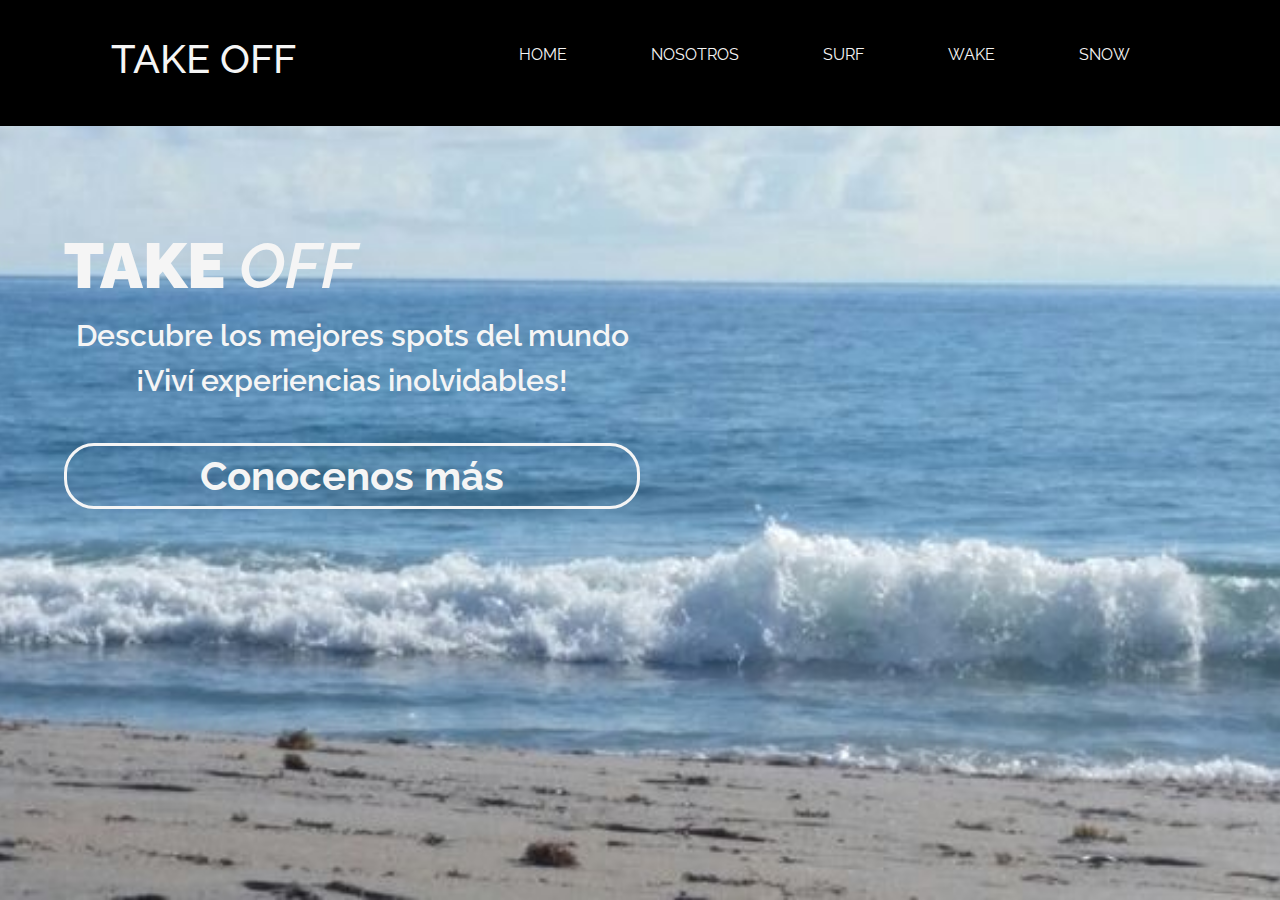
<file: index.html>
<!DOCTYPE html>
<html lang="en">
<head>
    <meta charset="UTF-8">
    <meta name="viewport" content="width=device-width, initial-scale=1.0">
    <!-- link de boostrap -->
    <link href="https://cdn.jsdelivr.net/npm/bootstrap@5.3.3/dist/css/bootstrap.min.css" rel="stylesheet" integrity="sha384-QWTKZyjpPEjISv5WaRU9OFeRpok6YctnYmDr5pNlyT2bRjXh0JMhjY6hW+ALEwIH" crossorigin="anonymous">
    <!-- link de mi css -->
    <link rel="stylesheet" href="./css/style.css">
    <!-- tipografía -->
    <link rel="preconnect" href="https://fonts.googleapis.com">
    <link rel="preconnect" href="https://fonts.gstatic.com" crossorigin>
    <link href="https://fonts.googleapis.com/css2?family=Raleway:ital,wght@0,100..900;1,100..900&display=swap" rel="stylesheet">    
    <!-- seo -->
    <meta name="description" content="¡Viví experiencias inolvidbales con Takeoff! Viajes 100% únicos pensados para vos. Te llevamos a los mejores destinos para que vivas las más increíbles aventuras. Conocenos más">
    <meta name="keywords" content="Viaje, Yoga, Gastronomía, Aventuras, Experiencias, Playa, Nieve, Montañas, Chapadmalal, Cerro catedral, Naturaleza">
    <title>Takeoff.trips-Surf/Snow/Wake</title>
</head>
<body id="body-index">
    <div>
        <!-- inicio barra de navegación -->
        <header>
            <h1>TAKE OFF</h1>
            <nav>
                <div class="barra-navegacion">
                    <ul>
                        <li><a href="./index.html">HOME</a></li>
                        <li><a href="./pages/nosotros.html">NOSOTROS</a></li>
                        <li><a href="./pages/surf.html">SURF</a></li>
                        <li><a href="./pages/wake.html">WAKE</a></li>
                        <li><a href="./pages/snow.html">SNOW</a></li>
                    </ul>
                </div>
            </nav>
        </header>
        <!-- fin barra de navegación -->

        <!-- inicio contenido principal -->
        <main class="main-index">
            <div class="texto-h2-index">
                <h2 class="h2-general mq-h2-index">TAKE <span class="h2-index-dos">OFF</span></h2>
            </div>
            <p class="p-general mq-p-index">Descubre los mejores spots del mundo ¡Viví experiencias inolvidables!</p>
            <p class="p-general-dos">Conocenos más</p>
        </main>
        <!-- fin contenido principala -->
    </div>


    <script src="https://cdn.jsdelivr.net/npm/bootstrap@5.3.3/dist/js/bootstrap.bundle.min.js" integrity="sha384-YvpcrYf0tY3lHB60NNkmXc5s9fDVZLESaAA55NDzOxhy9GkcIdslK1eN7N6jIeHz" crossorigin="anonymous"></script>
</body>
</html>
</file>
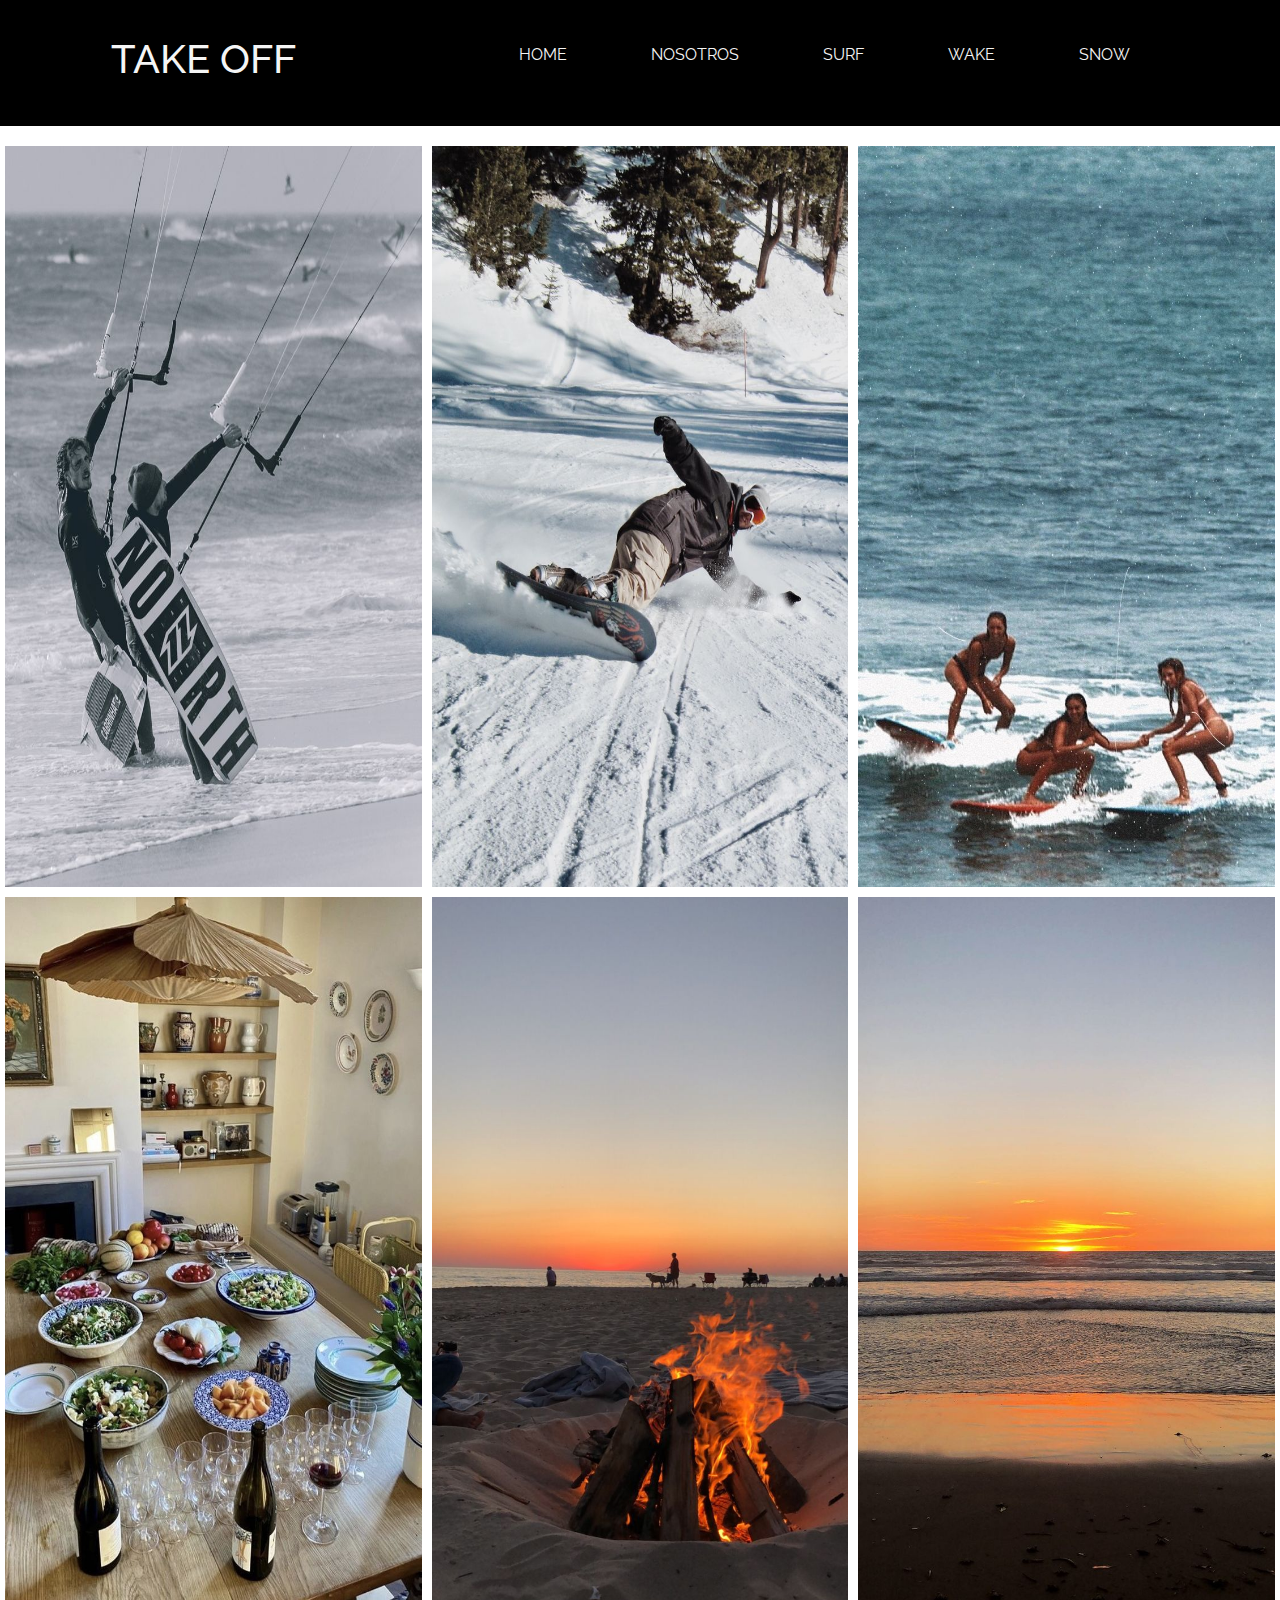
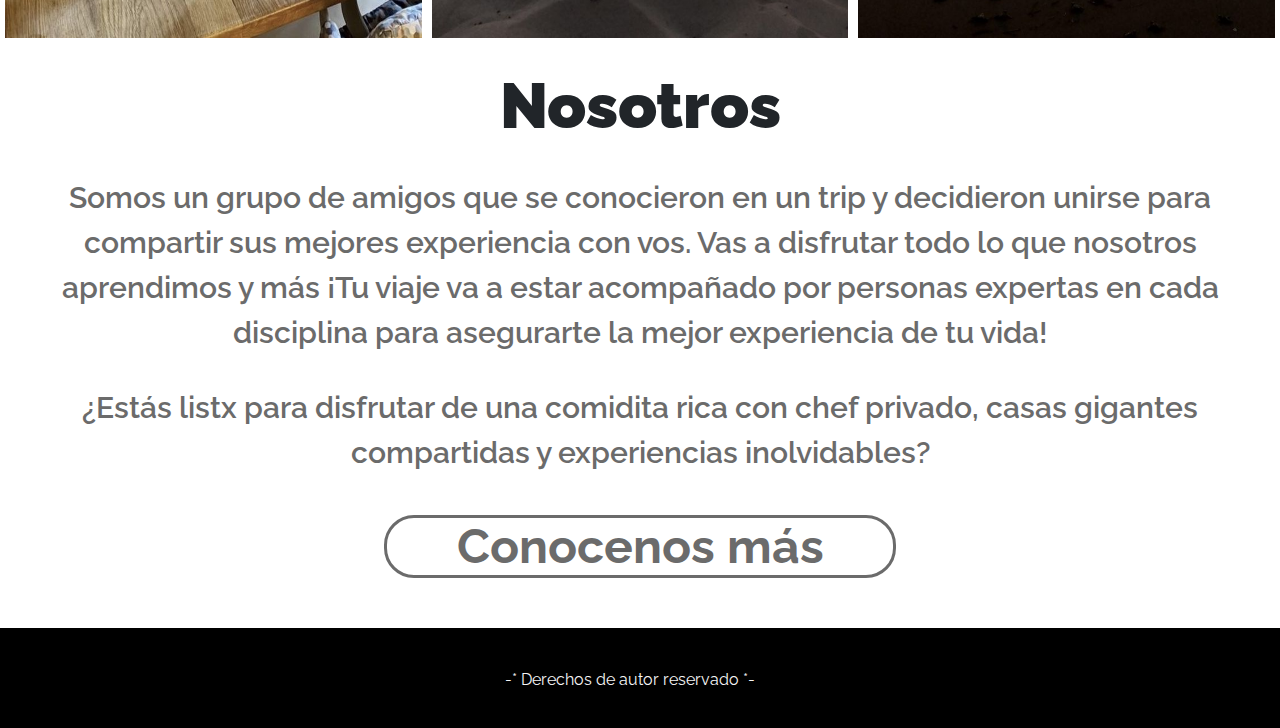
<file: pages/nosotros.html>
<!DOCTYPE html>
<html lang="en">
<head>
    <meta charset="UTF-8">
    <meta name="viewport" content="width=device-width, initial-scale=1.0">
    <!-- link de iconos -->
    <link rel="stylesheet" href="https://cdnjs.cloudflare.com/ajax/libs/font-awesome/6.5.2/css/all.min.css" integrity="sha512-SnH5WK+bZxgPHs44uWIX+LLJAJ9/2PkPKZ5QiAj6Ta86w+fsb2TkcmfRyVX3pBnMFcV7oQPJkl9QevSCWr3W6A==" crossorigin="anonymous" referrerpolicy="no-referrer" />
    <!-- link de boostrap -->
    <link href="https://cdn.jsdelivr.net/npm/bootstrap@5.3.3/dist/css/bootstrap.min.css" rel="stylesheet" integrity="sha384-QWTKZyjpPEjISv5WaRU9OFeRpok6YctnYmDr5pNlyT2bRjXh0JMhjY6hW+ALEwIH" crossorigin="anonymous">
    <!-- link de mi css -->
    <link rel="stylesheet" href="../css/style.css">
    <!-- tipografía -->
    <link rel="preconnect" href="https://fonts.googleapis.com">
    <link rel="preconnect" href="https://fonts.gstatic.com" crossorigin>
    <link href="https://fonts.googleapis.com/css2?family=Raleway:ital,wght@0,100..900;1,100..900&display=swap" rel="stylesheet"> 
    <!-- seo -->
    <meta name="description" content="En Takeoff somos un grupo de amigos apasionados por los viajes y las aventuras y queremos compartir esta pasión con vos. Nuestra misión es ayudarte a desconectar de la rutina y que puedas conectar con vos y la naturaleza">
    <meta name="keywords" content="Descanso, Amigos, Aventuras, Experiencias, Relax, Conectar, Disfrutar, Gatronomía, Gourmet, Yoga, Surf, Snow, Wake, Trips, Calidad">
    <title>Takeoff.trips-Nostros</title>
</head>
<body>
    <!-- inicio barra de navegación -->
    <header>
        <h1>TAKE OFF</h1>
        <nav>
            <div class="barra-navegacion">
                <ul>
                    <li><a href="../index.html">HOME</a></li>
                    <li><a href="./nosotros.html">NOSOTROS</a></li>
                    <li><a href="./surf.html">SURF</a></li>
                    <li><a href="./wake.html">WAKE</a></li>
                    <li><a href="./snow.html">SNOW</a></li>
                </ul>
            </div>
        </nav>
    </header>
    <!-- fin barra de navegación -->

    <!-- incio contenido principal -->
    <main class="main-oculto">
      <div class="contenedor-img">
        <img class="img-nosotros-main" src="../img/img-wake1.jpg" alt="Dos hombres en la orilla del mar con su equipo de wakeboard">
        <img class="img-nosotros-main" src="../img/img-snow1.jpg" alt="Hombre en la nieve prácticando snowboard">
        <img class="img-nosotros-main" src="../img/img-surf.jpg" alt="Tres chicas en el mar surfeando">
        <img class="img-nosotros-main" src="../img/img-comida1.jpg" alt="Mesa llena de comida sana, copas y vinos">
        <img class="img-nosotros-main" src="../img/img-fogata.jpg" alt="Imagen de fogata en la playa al img-atardecer">
        <img class="img-nosotros-main" src="../img/img-atardecer.jpg" alt="Imagen del atardecer en la playa con el mar">
      </div> 
    </main>
    <!-- fin contenido principal -->

    <!-- bs -->
    <section id="carousel-bs">
        <div id="carouselExampleInterval" class="carousel slide carousel-oculto" data-bs-ride="carousel">
            <div class="carousel-inner">
              <div class="carousel-item active" data-bs-interval="10000">
                <img src="../img/img-wake1.jpg" class="d-block w-100 img-nosotros" alt="Dos hombres en la orilla del mar con su equipo de wakeboard">
              </div>
              <div class="carousel-item" data-bs-interval="2000">
                <img src="../img/img-snow1.jpg" class="d-block w-100 img-nosotros" alt="Hombre en la nieve prácticando snowboard">
              </div>
              <div class="carousel-item">
                <img src="../img/img-surf.jpg" class="d-block w-100 img-nosotros" alt="Tres chicas surfeando en el mar">
              </div>
              <div class="carousel-item">
                <img src="../img/img-comida1.jpg" class="d-block w-100 img-nosotros" alt="Mesa llena de comida sana, copas y vinos">
              </div>
              <div class="carousel-item">
                <img src="../img/img-fogata.jpg" class="d-block w-100 img-nosotros" alt="Imagen de fogata en la playa al img-atardecer">
              </div>
              <div class="carousel-item">
                <img src="../img/img-atardecer.jpg" class="d-block w-100 img-nosotros" alt="Imagen del atardecer en la playa con el mar">
              </div>
            </div>
            <button class="carousel-control-prev" type="button" data-bs-target="#carouselExampleInterval" data-bs-slide="prev">
              <span class="carousel-control-prev-icon" aria-hidden="true"></span>
              <span class="visually-hidden">Previous</span>
            </button>
            <button class="carousel-control-next" type="button" data-bs-target="#carouselExampleInterval" data-bs-slide="next">
              <span class="carousel-control-next-icon" aria-hidden="true"></span>
              <span class="visually-hidden">Next</span>
            </button>
          </div>
    </section>
    <!-- fin bs -->

    <!-- inicio contenido secundario -->
    <article>
        <h2 class="h2-general texto-alineado">Nosotros</h2>
        <p class="p-general texto-alineado color">Somos un grupo de amigos que se conocieron en un trip y decidieron unirse para compartir sus mejores experiencia con vos.
        Vas a disfrutar todo lo que nosotros aprendimos y más ¡Tu viaje va a estar acompañado por personas expertas en cada disciplina para asegurarte la mejor experiencia de tu vida!
            <section class="p-general texto-alineado color">
               ¿Estás listx para disfrutar de una comidita rica con chef privado, casas gigantes compartidas y experiencias inolvidables?
            </section>
        </p>
        <h3 class="p-general-dos h3-desktop texto-alineado color">Conocenos más</h3>
    </article>
    <!-- fin contenido secundario -->

    <!-- inicio pie de página -->
    <footer>
        <p class="p-footer"> -* Derechos de autor reservado *-</p>
        <div class="redes">
          <a href="https://www.whatsapp.com/?lang=es_LA" target="_blank"><i class="fa-brands fa-whatsapp"></i></a>
          <a href="https://www.instagram.com/" target="_blank"><i class="fa-brands fa-instagram"></i></a>
          <a href="https://www.google.com/intl/es-419/gmail/about/" target="_blank"><i class="fa-regular fa-envelope"></i></a>  
        </div>
    </footer>
    <!-- fin pie de página -->


    <script src="https://cdn.jsdelivr.net/npm/bootstrap@5.3.3/dist/js/bootstrap.bundle.min.js" integrity="sha384-YvpcrYf0tY3lHB60NNkmXc5s9fDVZLESaAA55NDzOxhy9GkcIdslK1eN7N6jIeHz" crossorigin="anonymous"></script>
</body>
</html>
</file>
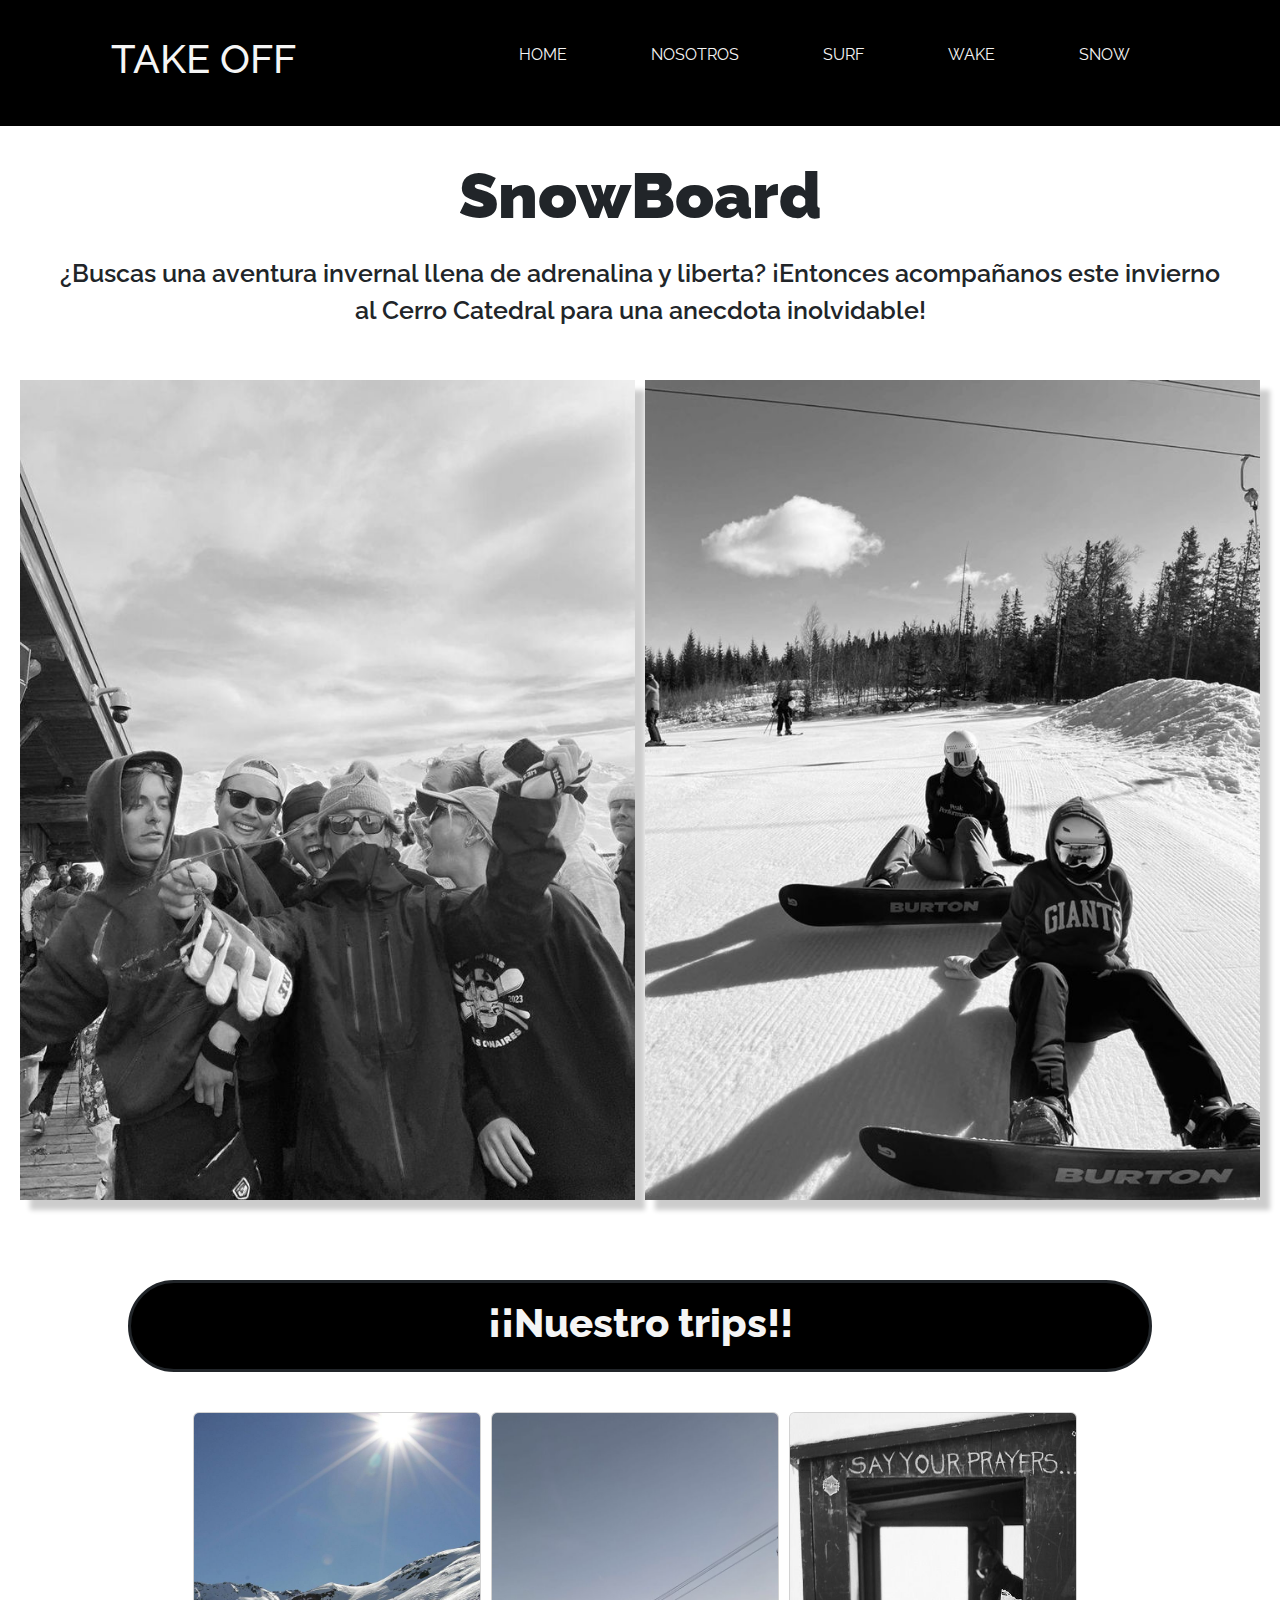
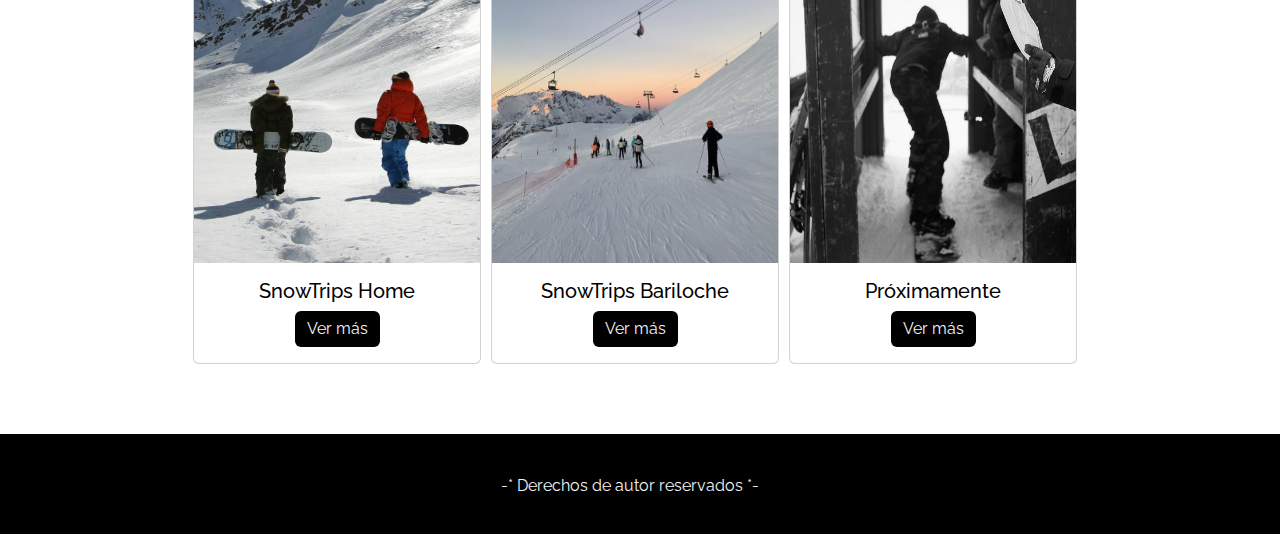
<file: pages/snow.html>
<!DOCTYPE html>
<html lang="en">
<head>
    <meta charset="UTF-8">
    <meta name="viewport" content="width=device-width, initial-scale=1.0">
    <!-- link de iconos -->
    <link rel="stylesheet" href="https://cdnjs.cloudflare.com/ajax/libs/font-awesome/6.5.2/css/all.min.css" integrity="sha512-SnH5WK+bZxgPHs44uWIX+LLJAJ9/2PkPKZ5QiAj6Ta86w+fsb2TkcmfRyVX3pBnMFcV7oQPJkl9QevSCWr3W6A==" crossorigin="anonymous" referrerpolicy="no-referrer" />
    <!-- link de boostrap -->
    <link href="https://cdn.jsdelivr.net/npm/bootstrap@5.3.3/dist/css/bootstrap.min.css" rel="stylesheet" integrity="sha384-QWTKZyjpPEjISv5WaRU9OFeRpok6YctnYmDr5pNlyT2bRjXh0JMhjY6hW+ALEwIH" crossorigin="anonymous">
    <!-- link de mi css -->
    <link rel="stylesheet" href="../css/style.css">
    <!-- tipografía -->
    <link rel="preconnect" href="https://fonts.googleapis.com">
    <link rel="preconnect" href="https://fonts.gstatic.com" crossorigin>
    <link href="https://fonts.googleapis.com/css2?family=Raleway:ital,wght@0,100..900;1,100..900&display=swap" rel="stylesheet"> 
    <!-- seo -->
    <meta name="description" content="En Takeoff nos encanta el snowboard y queremos compartir nuestra pasión con vos. Organizamos viajes de snow a los mejores destinos, para que puedas disfrutar de la nieve y las mejores pistas ¿Listo para deslizarte por la nieve y disfruta la emoción de este deporte?">
    <meta name="keywords" content="Nieve, Montaña, Cabaña, Frío, Invierno, Deporte, Snowboard, Velocidad, Aventura">
    <title>Takeoff.trips-Snow</title>
</head>
<body>
    <div>
        <!-- inicio barra de navegación -->
        <header>
            <h1>TAKE OFF</h1>
            <nav>
                <div class="barra-navegacion">
                    <ul>
                        <li><a href="../index.html">HOME</a></li>
                        <li><a href="./nosotros.html">NOSOTROS</a></li>
                        <li><a href="./surf.html">SURF</a></li>
                        <li><a href="./wake.html">WAKE</a></li>
                        <li><a href="./snow.html">SNOW</a></li>
                    </ul>
                </div>
            </nav>
        </header>
        <!-- fin barra de navegación -->

        <!-- incio contenido principal -->
        <main>
            <h2 class="h2-general texto-alineado">SnowBoard</h2>
            <p class="p-general texto-alineado p-deportes p-wake-snow">¿Buscas una aventura invernal llena de adrenalina y liberta? ¡Entonces acompañanos este invierno al Cerro Catedral para una anecdota inolvidable!</p>
            <div class="contenedor-main-deportes">
                <img class="img-deportes mq-img-deportes" src="../img/img-snow.jpeg" alt="Grupo de amigos en la montaña esquiando en invierno">
                <img class="img-deportes-dos mq-img-deportes" src="../img/img-snow4.jpeg" alt="Dos amigos tirados en la nieve con equipo de snowboard">
            </div>
        </main>
        <!-- fin contenido principal -->

        <!-- inicio contenido secundario uno -->
        <article>
            <div class="contenedor-article">
                <a class="icono-snow" href=""><i class="fa-solid fa-person-snowboarding"></i></a>
                <p>¡¡Nuestro trips!!</p>
                <a class="icono-avion" href=""><i class="fa-solid fa-plane-departure"></i></a>
                
            </div>
        </article>
        <!-- fin contenido secundario uno -->

        <!-- inicio contenido secundario dos -->
        <section>
            <div class="contenedor-hijo-deportes">
                <!-- card 1 -->
                <div class="card" style="width: 18rem;">
                    <img src="../img/snow-casa.jpeg" class="card-img-top img-card" alt="Dos amigos en la nieve sobre la montaña con su equipos de snowboard">
                    <div class="card-body">
                    <h3 class="card-title tipografia">SnowTrips Home</h3>
                    <a href="#" class="btn btn-primary">Ver más</a>
                    </div>
                </div>
                <!-- card 2 -->
                <div class="card" style="width: 18rem;">
                    <img src="../img/snow-bariloche.jpeg" class="card-img-top img-card" alt="Personas esquiando en la nieve con el atardecer">
                    <div class="card-body">
                    <h4 class="card-title tipografia">SnowTrips Bariloche</h4>
                    <a href="#" class="btn btn-primary">Ver más</a>
                    </div>
                </div>
                <!-- card 3 -->
                <div class="card" style="width: 18rem;">
                    <img src="../img/snow-proximamente.jpeg" class="card-img-top img-card" alt="Persona esquiando sobre la nieve con equipo de snowboard">
                    <div class="card-body">
                    <h5 class="card-title tipografia">Próximamente</h5>
                    <a href="#" class="btn btn-primary">Ver más</a>
                    </div>
                </div>
            </div>
        </section>
        <!-- fin contenido secundario dos -->

        <!-- incio pie de página -->
        <footer>
            <p class="p-footer"> -* Derechos de autor reservados *-</p>
            <div class="redes">
                <a href="https://www.whatsapp.com/?lang=es_LA" target="_blank"><i class="fa-brands fa-whatsapp"></i></a>
                <a href="https://www.instagram.com/" target="_blank"><i class="fa-brands fa-instagram"></i></a>
                <a href="https://www.google.com/intl/es-419/gmail/about/" target="_blank"><i class="fa-regular fa-envelope"></i></a>  
              </div>
        </footer>
    </div>


    <script src="https://cdn.jsdelivr.net/npm/bootstrap@5.3.3/dist/js/bootstrap.bundle.min.js" integrity="sha384-YvpcrYf0tY3lHB60NNkmXc5s9fDVZLESaAA55NDzOxhy9GkcIdslK1eN7N6jIeHz" crossorigin="anonymous"></script>
</body>
</html>
</file>
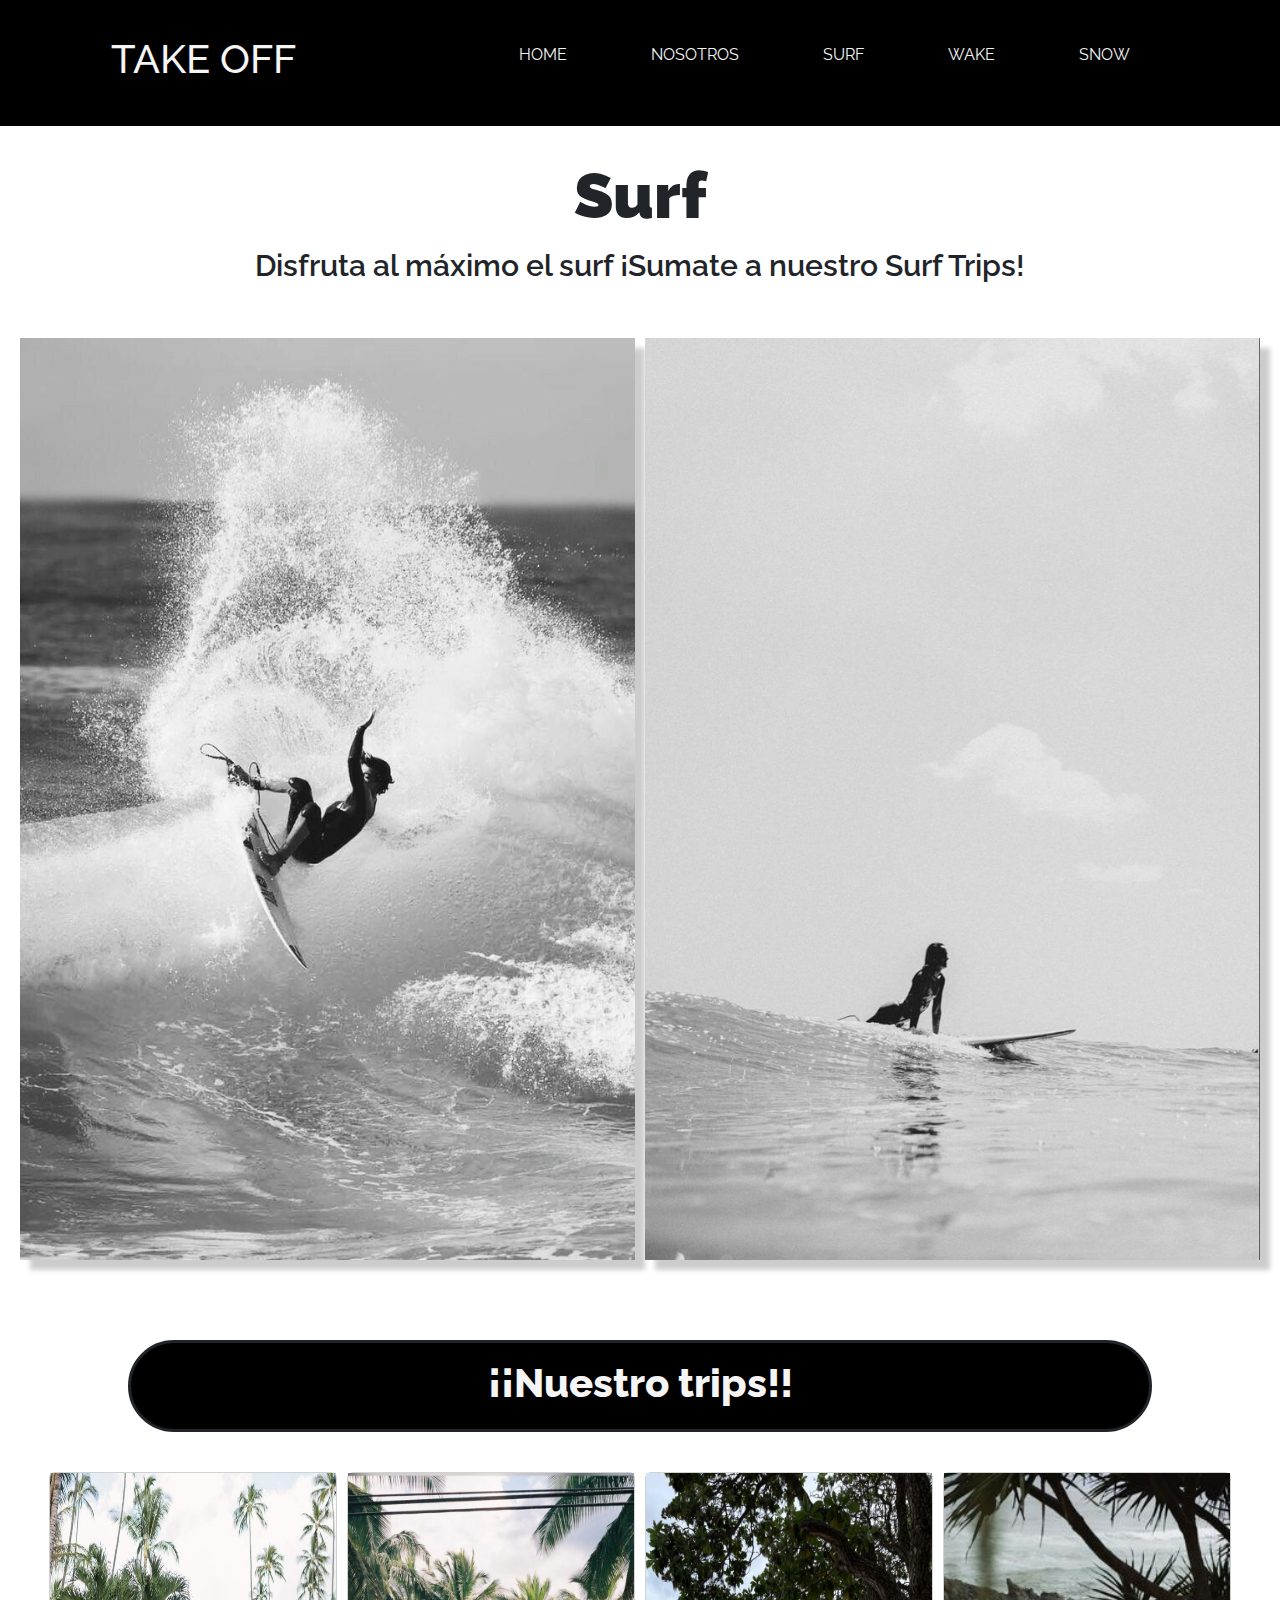
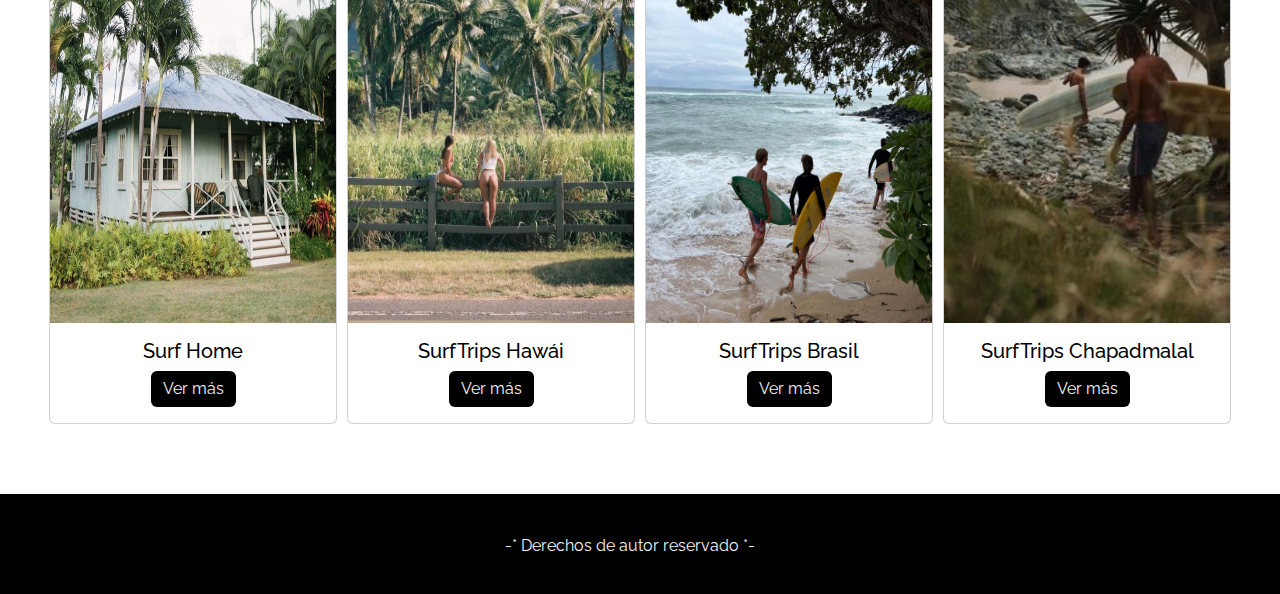
<file: pages/surf.html>
<!DOCTYPE html>
<html lang="en">
<head>
    <meta charset="UTF-8">
    <meta name="viewport" content="width=device-width, initial-scale=1.0">
    <!-- link de iconos -->
    <link rel="stylesheet" href="https://cdnjs.cloudflare.com/ajax/libs/font-awesome/6.5.2/css/all.min.css" integrity="sha512-SnH5WK+bZxgPHs44uWIX+LLJAJ9/2PkPKZ5QiAj6Ta86w+fsb2TkcmfRyVX3pBnMFcV7oQPJkl9QevSCWr3W6A==" crossorigin="anonymous" referrerpolicy="no-referrer" />
    <!-- link de boostrap -->
    <link href="https://cdn.jsdelivr.net/npm/bootstrap@5.3.3/dist/css/bootstrap.min.css" rel="stylesheet" integrity="sha384-QWTKZyjpPEjISv5WaRU9OFeRpok6YctnYmDr5pNlyT2bRjXh0JMhjY6hW+ALEwIH" crossorigin="anonymous">
    <!-- link de mi css -->
    <link rel="stylesheet" href="../css/style.css">
    <!-- tipografía -->
    <link rel="preconnect" href="https://fonts.googleapis.com">
    <link rel="preconnect" href="https://fonts.gstatic.com" crossorigin>
    <link href="https://fonts.googleapis.com/css2?family=Raleway:ital,wght@0,100..900;1,100..900&display=swap" rel="stylesheet">
    <!-- seo -->
    <meta name="description" content="¿Listo para deslizarte sobre las olas y experimentar la adrenalina del surf?. Organizamos viajes de surf a los mejores destinos para que puedas disfrutar de las olas mas increíbles ¡Te ofrecemos todo lo necesario para comenzar!">
    <meta name="keywords" content="Surf, Playa, Mar, Arena, Deporte, Viaje, Yoga, Aventura, Olas, Diversión, Casa de playa, Fogata. ">
    <title>Takeoff.trips-Surf</title>
</head>
<body>
    <div>
        <!-- inicio barra de navegación -->
        <header>
            <h1>TAKE OFF</h1>
            <nav>
                <div class="barra-navegacion">
                    <ul>
                        <li><a href="../index.html">HOME</a></li>
                        <li><a href="./nosotros.html">NOSOTROS</a></li>
                        <li><a href="./surf.html">SURF</a></li>
                        <li><a href="./wake.html">WAKE</a></li>
                        <li><a href="./snow.html">SNOW</a></li>
                    </ul>
                </div>
            </nav>
        </header>
        <!-- fin barra de navegación -->

        <!-- incio contenido principal -->
        <main>
            <h2 class="h2-general texto-alineado">Surf</h2>
            <p class="p-general texto-alineado p-deportes">Disfruta al máximo el surf ¡Sumate a nuestro Surf Trips!</p>
            <div class="contenedor-main-deportes">
                <img class="img-deportes mq-img-deportes" src="../img/img-surf3.jpeg" alt="Hombre en el mar surfeando una ola">
                <img class="img-deportes-dos mq-img-deportes" src="../img/img-surf4.jpeg" alt="Chica en el mar con tabla de surf">
            </div>
        </main>
        <!-- fin contenido principal -->
        
        <!-- inicio contenido secundario uno -->
        <article>
            <div class="contenedor-article">
                <a class="icono-snow" href=""><i class="fa-solid fa-person-snowboarding"></i></a>
                <p>¡¡Nuestro trips!!</p>
                <a class="icono-avion" href=""><i class="fa-solid fa-plane-departure"></i></a>
                
            </div>
        </article>
        <!-- fin contenido secundario uno -->

        <!-- inicio contenido secundario dos-->
        <section>
            <div class="contenedor-hijo-deportes">
                <!-- card 1 -->
                <div class="card" style="width: 18rem;">
                    <img class="img-card" src="../img/surf-casa.jpeg" class="card-img-top" alt="Imagen de casa de madera rodeado de palmeras y naturaleza">
                    <div class="card-body">
                    <h3 class="card-title tipografia">Surf Home</h3>
                    <a href="#" class="btn btn-primary">Ver más</a>
                    </div>
                </div>
                <!-- card 2 -->
                <div class="card" style="width: 18rem;">
                    <img class="img-card" src="../img/surf-hawai.jpeg" class="card-img-top" alt="Dos chicas en verano en la selva rodeadas de palmeras y sentadas arriba de una reja de madera">
                    <div class="card-body">
                    <h3 class="card-title tipografia">SurfTrips Hawái</h3>
                    <a href="#" class="btn btn-primary">Ver más</a>
                    </div>
                </div>
                <!-- card 3 -->
                <div class="card" style="width: 18rem;">
                    <img class="img-card" src="../img/surf-brasil.jpeg" class="card-img-top" alt="Tres chicos en la playa caminando en la orilla con tablas de surf colgadas">
                    <div class="card-body">
                    <h3 class="card-title tipografia">SurfTrips Brasil</h3>
                    <a href="#" class="btn btn-primary">Ver más</a>
                    </div>
                </div>
                <!-- card 4 -->
                <div class="card" style="width: 18rem;">
                    <img class="img-card" src="../img/surf-chapa.jpeg" class="card-img-top" alt="Dos chicos caminando por las pidras entrando a la playa con tablas de surf">
                    <div class="card-body">
                    <h3 class="card-title tipografia">SurfTrips Chapadmalal</h3>
                    <a href="#" class="btn btn-primary">Ver más</a>
                    </div>
                </div>
            </div>
        </section>
        <!-- fin contenido secundario dos-->

        <!-- inicio pie de página -->
        <footer class="footer-surf">
            <p class="p-footer"> -* Derechos de autor reservado *-</p>
            <div class="redes">
                <a href="https://www.whatsapp.com/?lang=es_LA" target="_blank"><i class="fa-brands fa-whatsapp"></i></a>
                <a href="https://www.instagram.com/" target="_blank"><i class="fa-brands fa-instagram"></i></a>
                <a href="https://www.google.com/intl/es-419/gmail/about/" target="_blank"><i class="fa-regular fa-envelope"></i></a>  
            </div>
        </footer>
        <!-- fin pie de página -->
    </div>


    <script src="https://cdn.jsdelivr.net/npm/bootstrap@5.3.3/dist/js/bootstrap.bundle.min.js" integrity="sha384-YvpcrYf0tY3lHB60NNkmXc5s9fDVZLESaAA55NDzOxhy9GkcIdslK1eN7N6jIeHz" crossorigin="anonymous"></script>
</body>
</html>
</file>
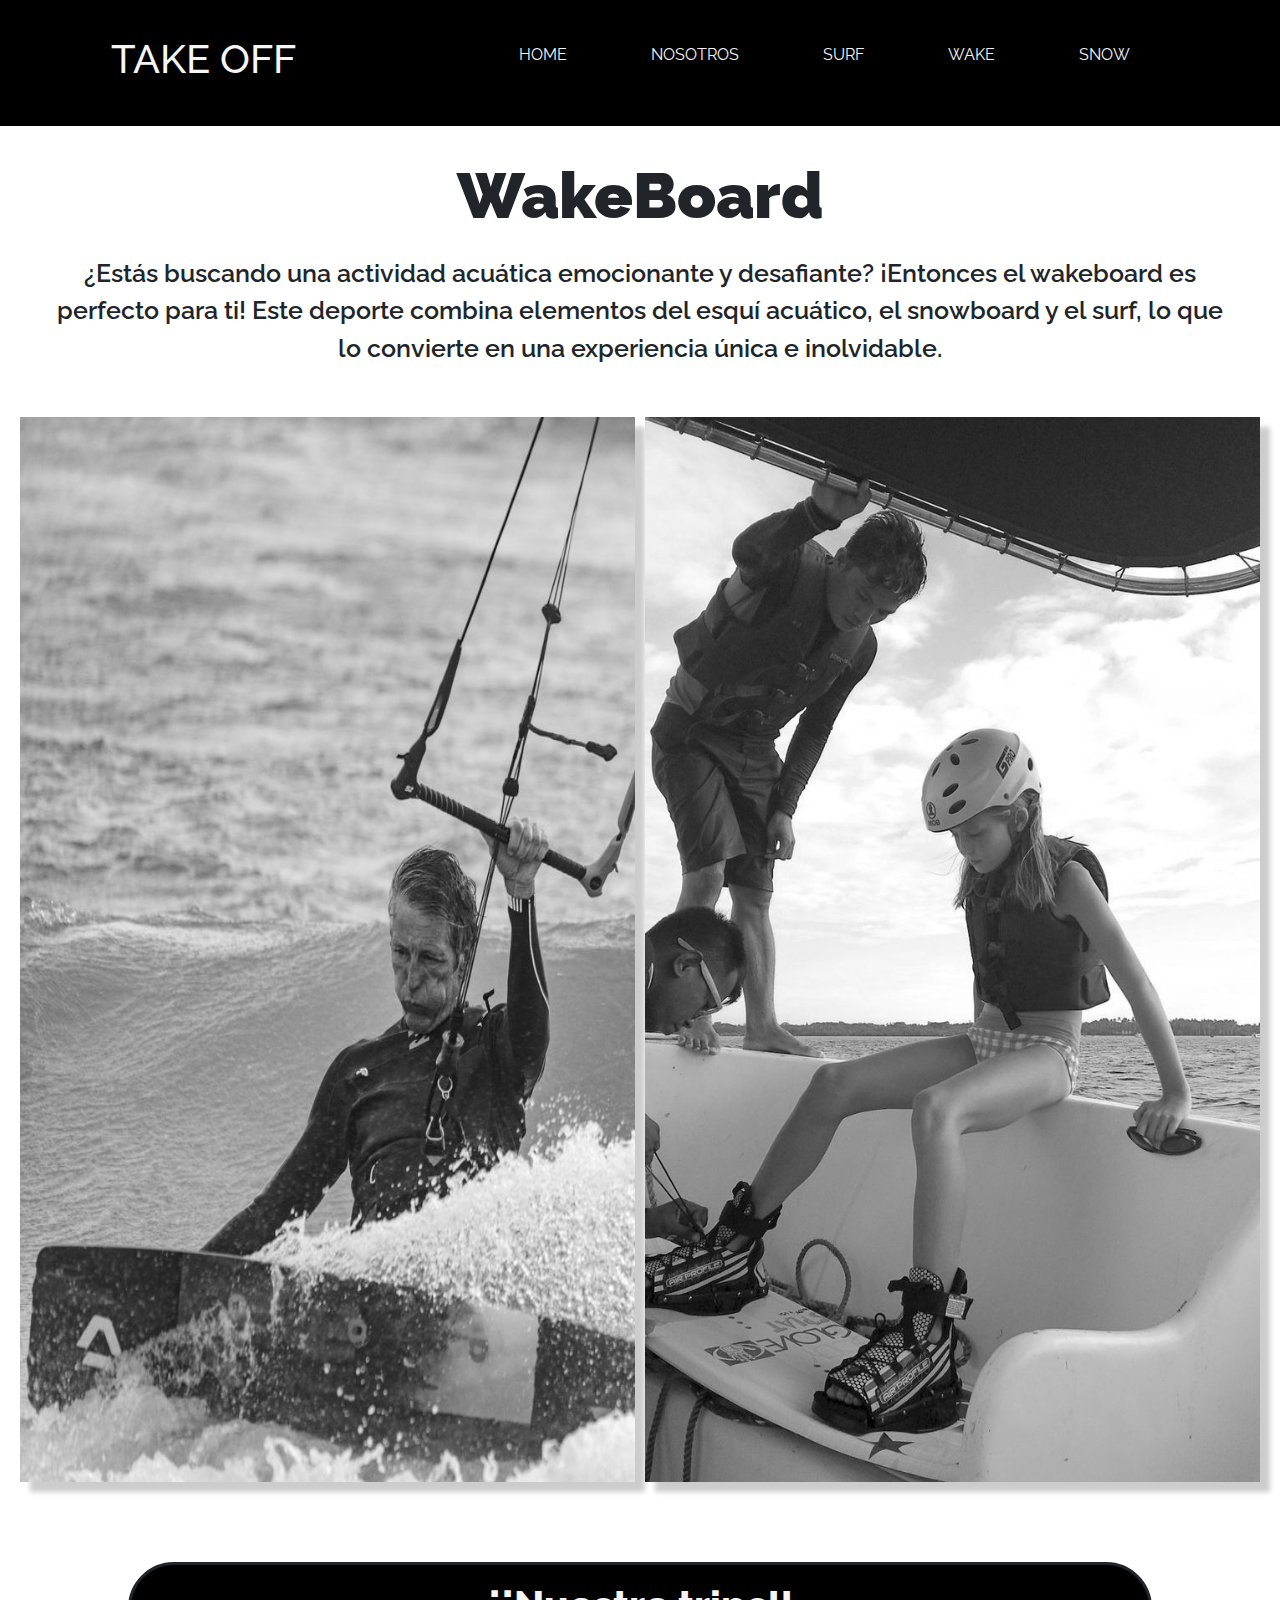
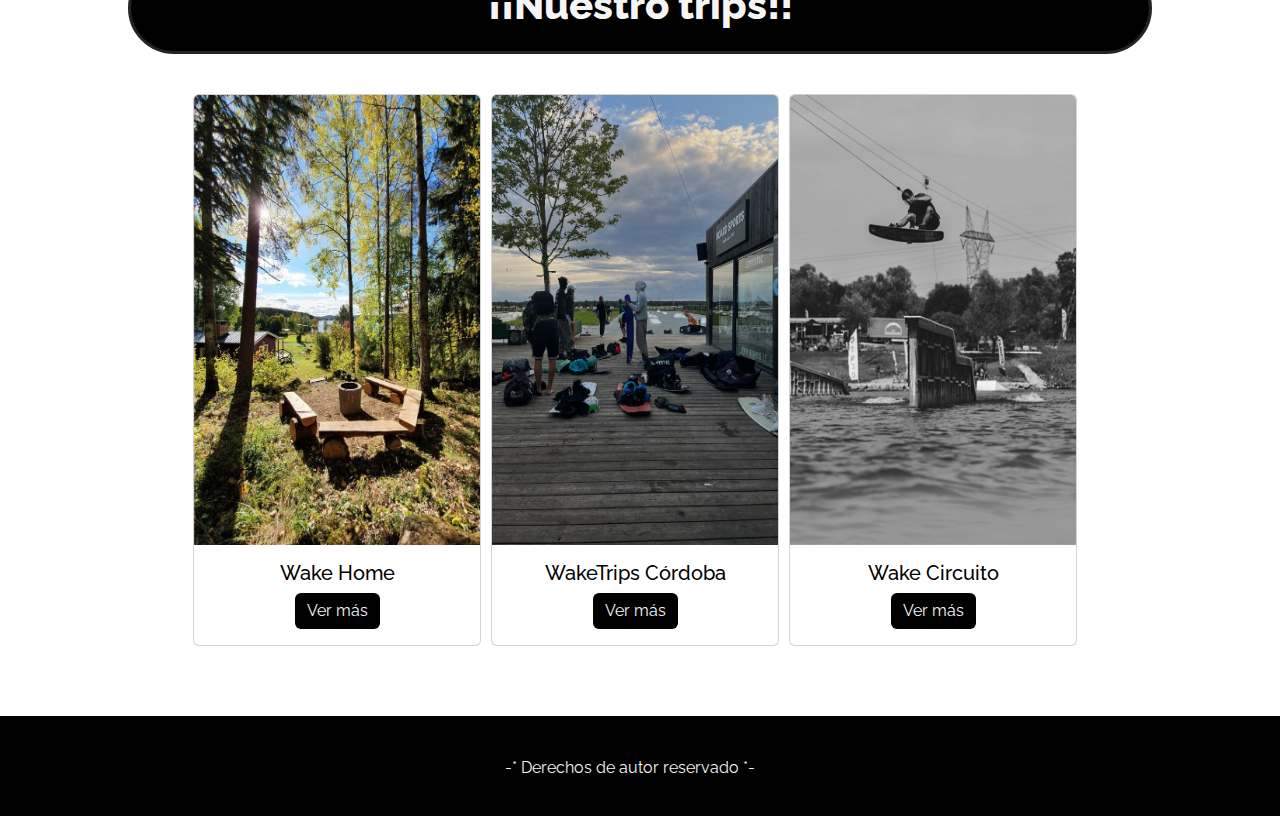
<file: pages/wake.html>
<!DOCTYPE html>
<html lang="en">
<head>
    <meta charset="UTF-8">
    <meta name="viewport" content="width=device-width, initial-scale=1.0">
    <!-- link de iconos -->
    <link rel="stylesheet" href="https://cdnjs.cloudflare.com/ajax/libs/font-awesome/6.5.2/css/all.min.css" integrity="sha512-SnH5WK+bZxgPHs44uWIX+LLJAJ9/2PkPKZ5QiAj6Ta86w+fsb2TkcmfRyVX3pBnMFcV7oQPJkl9QevSCWr3W6A==" crossorigin="anonymous" referrerpolicy="no-referrer" />
    <!-- link de boostrap -->
    <link href="https://cdn.jsdelivr.net/npm/bootstrap@5.3.3/dist/css/bootstrap.min.css" rel="stylesheet" integrity="sha384-QWTKZyjpPEjISv5WaRU9OFeRpok6YctnYmDr5pNlyT2bRjXh0JMhjY6hW+ALEwIH" crossorigin="anonymous">
    <!-- link de mi css -->
    <link rel="stylesheet" href="../css/style.css">
    <!-- tipografía -->
    <link rel="preconnect" href="https://fonts.googleapis.com">
    <link rel="preconnect" href="https://fonts.gstatic.com" crossorigin>
    <link href="https://fonts.googleapis.com/css2?family=Raleway:ital,wght@0,100..900;1,100..900&display=swap" rel="stylesheet"> 
    <!-- seo -->
    <meta name="description" content="Siente la emoción de deslizarte sobre el agua con una wakeboard. Nuestros instructores te enseñarán las técnicas básicas del wake y te ayudarán a mejorar tus habilidades ¡Animate a disfrutar de este deporte acuático lleno de adrenalina y diversión!">
    <meta name="keywords" content="Circuito, Saltos, Acrobacias, Agua, Wake, Río, Lago, Córdoba, Amigos, Deporte, Obstaculos, Aventura, Experiencia, Naturaleza.">
    <title>Takeoff.trips-Wake</title>
</head>
<body>
    <div>
        <!-- inicio barra de navegación -->
        <header>
            <h1>TAKE OFF</h1>
            <nav>
                <div class="barra-navegacion">
                    <ul>
                        <li><a href="../index.html">HOME</a></li>
                        <li><a href="./nosotros.html">NOSOTROS</a></li>
                        <li><a href="./surf.html">SURF</a></li>
                        <li><a href="./wake.html">WAKE</a></li>
                        <li><a href="./snow.html">SNOW</a></li>
                    </ul>
                </div>
            </nav>
        </header>
        <!-- fin barra de navegación -->

        <!-- incio contenido principal -->
        <main>
            <h2 class="h2-general texto-alineado">WakeBoard</h2>
            <p class="p-general texto-alineado p-deportes p-wake-snow">¿Estás buscando una actividad acuática emocionante y desafiante? ¡Entonces el wakeboard es perfecto para ti! Este deporte combina elementos del esquí acuático, el snowboard y el surf, lo que lo convierte en una experiencia única e inolvidable.</p>
            <div class="contenedor-main-deportes">
                <img class="img-deportes mq-img-deportes" src="../img/img-wake.jpeg" alt="Persona en el mar prácticando wakeboard">
                <img class="img-deportes-dos mq-img-deportes" src="../img/img-wake4.jpg" alt="Chica siendo equipada por profesionales para practicar wakeboard">
            </div>
        </main>
        <!-- fin contenido principal -->

        <!-- inicio contenido secundario uno -->
        <article>
            <div class="contenedor-article">
                <a class="icono-snow" href=""><i class="fa-solid fa-person-snowboarding"></i></a>
                <p>¡¡Nuestro trips!!</p>
                <a class="icono-avion" href=""><i class="fa-solid fa-plane-departure"></i></a>
                
            </div>
        </article>
        <!-- fin contenido secundario uno -->

        <!-- inicio contenido secundario dos -->
        <section>
            <div class="contenedor-hijo-deportes">
                <!-- card 1 -->
                <div class="card" style="width: 18rem;">
                    <img src="../img/wake-casa.jpeg" class="card-img-top img-card" alt="Cabaña en el bosque rodeada de naturaleza cerca del río">
                    <div class="card-body">
                    <h3 class="card-title tipografia">Wake Home</h3>
                    <a href="#" class="btn btn-primary">Ver más</a>
                    </div>
                </div>
                <!-- card 2 -->
                <!-- si puedo ingresar a las paginas este va a ser en cordoba en el lago -->
                <div class="card" style="width: 18rem;">
                    <img src="../img/img-wake2.jpg" class="card-img-top img-card" alt="Equipos de wakeboard preparados y listos en suelo de madera">
                    <div class="card-body">
                    <h4 class="card-title tipografia">WakeTrips Córdoba</h4>
                    <a href="#" class="btn btn-primary">Ver más</a>
                    </div>
                </div>
                <!-- card 3 -->
                <!-- si puedo ingresar a las paginas este va a ser un circuito en cordoba/viaje de fin de semana como el chapa -->
                <div class="card" style="width: 18rem;">
                    <img src="../img/wake-circuito.jpeg" class="card-img-top img-card" alt="Persona practicando wakeboard en un circuito">
                    <div class="card-body">
                    <h5 class="card-title tipografia">Wake Circuito</h5>
                    <a href="#" class="btn btn-primary">Ver más</a>
                    </div>
                </div>
            </div>
        </section>
        <!-- fin contenido secundario dos -->

        <!-- inicio pie de página -->
        <footer>
            <p class="p-footer"> -* Derechos de autor reservado *- </p>
            <div class="redes">
                <a href="https://www.whatsapp.com/?lang=es_LA" target="_blank"><i class="fa-brands fa-whatsapp"></i></a>
                <a href="https://www.instagram.com/" target="_blank"><i class="fa-brands fa-instagram"></i></a>
                <a href="https://www.google.com/intl/es-419/gmail/about/" target="_blank"><i class="fa-regular fa-envelope"></i></a>  
            </div>
        </footer>
        <!-- fin pie de página -->
    </div>


     <script src="https://cdn.jsdelivr.net/npm/bootstrap@5.3.3/dist/js/bootstrap.bundle.min.js" integrity="sha384-YvpcrYf0tY3lHB60NNkmXc5s9fDVZLESaAA55NDzOxhy9GkcIdslK1eN7N6jIeHz" crossorigin="anonymous"></script>
</body>
</html>
</file>
<file: css/style.css>
@charset "UTF-8";
header {
  background-color: black;
  display: flex;
  padding: 1rem;
  justify-content: space-around;
  align-items: center;
  padding: 35px;
}

header nav div {
  display: flex;
  flex-wrap: wrap;
  list-style: none;
  gap: 10px;
}

header nav div ul li {
  display: inline-block;
  position: relative;
}

header nav div ul li a {
  text-decoration: none;
  padding: 0 20px;
  margin: 0 20px;
}

footer {
  display: flex;
  justify-content: center;
  align-items: center;
  padding: 15px;
}

/* ------reset */
* {
  padding: 0;
  margin: 0;
  box-sizing: border-box;
  font-family: "Raleway", sans-serif;
  font-weight: 400;
}

/* ------barra de navegación */
header h1 {
  color: whitesmoke;
}
header nav div ul li a {
  color: whitesmoke;
}

/* ------class generales */
/* h2 */
.h2-general {
  font-weight: 900;
  font-size: 4rem;
  margin-top: 2rem;
  text-shadow: 1px 2px 1px 1px;
  text-align: center;
}

/* párrafos */
.p-general {
  font-weight: 600;
  font-size: 30px;
  text-shadow: 1px;
  text-align: center;
}

.p-general-dos {
  font-weight: 700;
  font-size: 3rem;
  text-align: center;
  margin: 17.5rem 8px 15px 8px;
  border-style: solid;
  border-radius: 30px;
  background-color: transparent;
  transition: all 0.5s;
}
.p-general-dos:hover {
  transition: all 0.5s;
  background-color: rgb(34, 34, 34);
}

.p-wake-snow {
  font-size: 25px;
  margin: 20px 0 20px 0;
}

/* ------footer */
footer {
  background-color: black;
  color: whitesmoke;
  margin-top: 30px;
  padding: 20px;
}
footer .p-footer {
  align-items: center;
  margin-top: 20px;
}
footer .redes {
  margin-left: 20px;
}
footer .redes a {
  color: whitesmoke;
  font-size: 30px;
  letter-spacing: 10px;
}

/* ------pag index */
#body-index {
  background-image: url(../img/img-surf2.jpg);
  background-repeat: no-repeat;
  background-position: center;
  background-size: cover;
  width: 100%;
  height: 100%;
  box-sizing: cover;
}
#body-index .main-index {
  color: whitesmoke;
}
#body-index .main-index div .h2-index-dos {
  font-weight: 600;
  font-size: 4rem;
  text-shadow: 1px 2px 1px 1px;
  font-style: italic;
  margin-right: 2rem;
}

/* ------pag nosotros */
/* main */
.main-oculto {
  display: none;
}

/* section */
.img-nosotros {
  width: 100%;
  height: 100vh;
  box-sizing: cover;
}

/* article */
article .texto-alineado {
  text-align: center;
  margin: 30px 10px 10px 10px;
}
article .color {
  color: #6B6B6B;
}

/* ------pag surf/snow/wake */
/* main */
main p .p-deportes {
  margin: 15px 5px 20px 5px;
}
main div .img-deportes {
  width: 100%;
  height: 100%;
}
main div .img-deportes-dos {
  display: none;
}

/* article */
@keyframes agrandarTexto {
  0% {
    transform: scaleX(1);
  }
  50% {
    transform: scaleX(1.1);
  }
  100% {
    transform: scaleX(1.2);
  }
}
article .contenedor-article {
  background-color: black;
  margin-top: 70px;
  margin-left: 15px;
  margin-right: 15px;
  border-radius: 50px;
  border-style: solid;
  display: flex;
  justify-content: center;
  align-items: center;
}
article .contenedor-article p {
  color: whitesmoke;
  font-size: 35px;
  font-weight: 700;
  text-align: center;
  margin-top: 10px;
  animation-name: agrandarTexto;
  animation-duration: 3s;
  animation-timing-function: ease-in-out;
  animation-iteration-count: infinite;
}
article .contenedor-article .icono-avion {
  color: whitesmoke;
  margin-left: 40px;
  font-size: 20px;
}
article .contenedor-article .icono-snow {
  color: whitesmoke;
  margin-right: 40px;
  font-size: 25px;
}

/* section */
section .contenedor-hijo-deportes {
  display: grid;
  justify-content: center;
  align-items: center;
  margin-top: 40px;
  gap: 20px;
}
section .contenedor-hijo-deportes .card {
  text-align: center;
}
section .contenedor-hijo-deportes .card .tipografia {
  color: black;
  font-size: 20px;
}
section .contenedor-hijo-deportes .card .btn {
  color: black;
}
section .contenedor-hijo-deportes .card .btn-primary {
  color: whitesmoke;
  background-color: black;
  border: black;
}
section .contenedor-hijo-deportes .card .btn-primary:hover {
  background-color: #6B6B6B;
}

/* ------media querie para TABLET */
@media only screen and (min-width: 600px) {
  /* ---index */
  #body-index {
    background-image: url(../img/img-wake1.jpg);
    background-repeat: no-repeat;
    background-position: center;
    background-size: cover;
    width: 100%;
    height: 100%;
    box-sizing: cover;
  }
  #body-index .main-index .texto-h2-index {
    margin-top: 70px;
  }
  #body-index .main-index .mq-p-index {
    margin-left: 5%;
    margin-right: 5%;
  }
  #body-index .main-index .p-general-dos {
    margin-right: 20%;
    margin-left: 20%;
    font-size: 40px;
  }
  /* ---nosotros */
  /* main */
  .main-oculto {
    display: block;
  }
  .main-oculto .contenedor-img {
    display: grid;
    grid-template-columns: repeat(3, 1fr);
    grid-template-rows: repeat(2, 1fr);
    gap: 10px;
    margin: 20px 5px 5px 5px;
  }
  .main-oculto .contenedor-img .img-nosotros-main {
    width: 100%;
    height: 100%;
    box-sizing: cover;
  }
  /* section */
  section .carousel-oculto {
    display: none;
  }
  /* ---surf */
  /* main */
  main div .mq-img-deportes {
    padding: 0 15px 0 15px;
    width: 100%;
    height: 30%;
  }
  /* ---article surf/wake/snow */
  article .contenedor-article {
    margin-left: 10%;
    margin-right: 10%;
  }
  article .contenedor-article p {
    font-size: 40px;
    font-weight: 800;
  }
  article .contenedor-article .icono-avion {
    margin-left: 60px;
  }
  article .contenedor-article .icono-snow {
    font-size: 30px;
    margin-right: 60px;
  }
  /* ---section surf/wake/snow */
  section .contenedor-hijo-deportes {
    display: grid;
    grid-template-columns: repeat(2, 1fr);
    gap: 10px;
    margin-bottom: 70px;
    margin-left: 50%;
    margin-right: 50%;
  }
  section .contenedor-hijo-deportes div .img-card {
    width: 100%;
    height: 50vh;
    box-sizing: cover;
  }
  /* ---main wake/snow */
  main .p-wake-snow {
    margin-left: 50px;
    margin-right: 50px;
  }
}
/* ------media querie para DESKTOP */
@media only screen and (min-width: 1200px) {
  /* ---index */
  #body-index {
    background-image: url(../img/fondo-desktop-tres.jpeg);
    background-repeat: no-repeat;
    background-position: center;
    background-size: cover;
    width: 100%;
    height: 100vh;
    box-sizing: cover;
  }
  #body-index .main-index .texto-h2-index {
    display: flex;
    justify-content: flex-start;
    align-items: center;
    margin-left: 5%;
  }
  #body-index .main-index .mq-p-index {
    display: flex;
    justify-content: flex-start;
    align-items: center;
    margin-right: 50%;
  }
  #body-index .main-index .p-general-dos {
    margin-top: 40px;
    margin-right: 50%;
    margin-left: 5%;
  }
  /* ---nosotros */
  /* article */
  article .h3-desktop {
    margin-top: 40px;
    margin-right: 30%;
    margin-left: 30%;
    margin-bottom: 50px;
  }
  /* ---surf */
  /* main */
  main .contenedor-main-deportes {
    display: grid;
    grid-template-columns: repeat(2, 1fr);
    gap: 10px;
    margin-left: 10px;
    margin-right: 10px;
    padding: 10px;
    margin-top: 40px;
  }
  main .contenedor-main-deportes .img-deportes-dos {
    display: block;
  }
  main .contenedor-main-deportes .mq-img-deportes {
    width: 100%;
    height: 100%;
    box-sizing: cover;
    padding: 0;
    box-shadow: 10px 10px 5px rgba(0, 0, 0, 0.2);
  }
  /* ---section surf/wake/snow*/
  section .contenedor-hijo-deportes {
    display: grid;
    grid-template-columns: repeat(4, 1fr);
  }
}

/*# sourceMappingURL=style.css.map */
</file>
